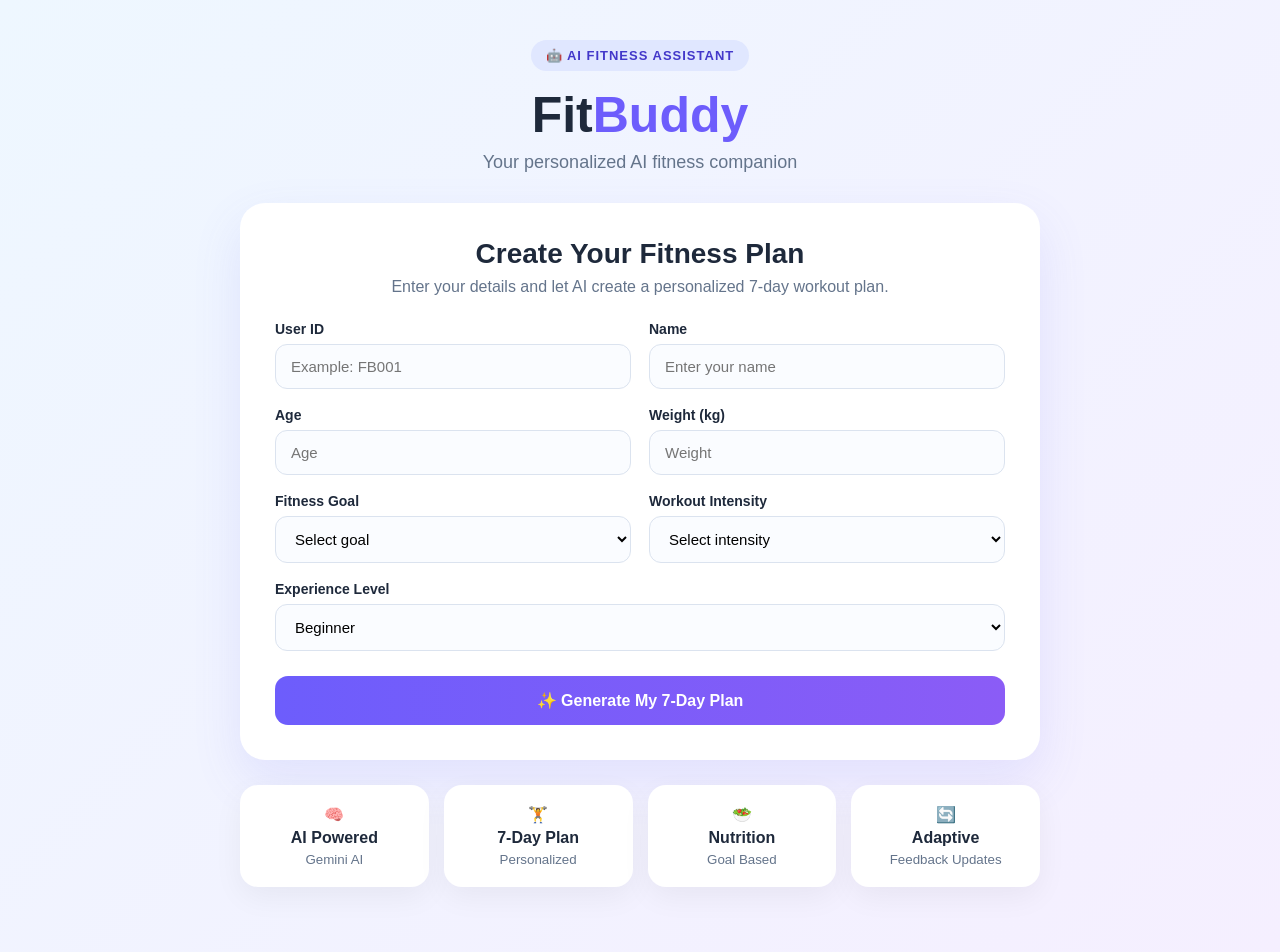
<file: templates/index.html>
<!DOCTYPE html>
<html lang="en">

<head>

    <meta charset="UTF-8">

    <meta
        name="viewport"
        content="width=device-width, initial-scale=1.0"
    >

    <title>FitBuddy - AI Fitness Planner</title>

    <link
        rel="stylesheet"
        href="/static/style.css"
    >

</head>

<body>

<div class="page">

    <div class="hero">

        <div class="badge">
            🤖 AI FITNESS ASSISTANT
        </div>

        <h1>
            Fit<span>Buddy</span>
        </h1>

        <p class="subtitle">
            Your personalized AI fitness companion
        </p>


        <div class="card">

            <h2>
                Create Your Fitness Plan
            </h2>

            <p class="description">
                Enter your details and let AI create
                a personalized 7-day workout plan.
            </p>


            <form
                action="/generate-workout"
                method="post"
            >

                <div class="grid">


                    <div class="field">

                        <label>
                            User ID
                        </label>

                        <input
                            type="text"
                            name="user_id"
                            placeholder="Example: FB001"
                            required
                        >

                    </div>


                    <div class="field">

                        <label>
                            Name
                        </label>

                        <input
                            type="text"
                            name="name"
                            placeholder="Enter your name"
                            required
                        >

                    </div>


                    <div class="field">

                        <label>
                            Age
                        </label>

                        <input
                            type="number"
                            name="age"
                            min="13"
                            max="100"
                            placeholder="Age"
                            required
                        >

                    </div>


                    <div class="field">

                        <label>
                            Weight (kg)
                        </label>

                        <input
                            type="number"
                            name="weight"
                            min="20"
                            max="300"
                            step="0.1"
                            placeholder="Weight"
                            required
                        >

                    </div>


                    <div class="field">

                        <label>
                            Fitness Goal
                        </label>

                        <select
                            name="goal"
                            required
                        >

                            <option value="">
                                Select goal
                            </option>

                            <option value="Weight Loss">
                                Weight Loss
                            </option>

                            <option value="Muscle Gain">
                                Muscle Gain
                            </option>

                            <option value="General Wellness">
                                General Wellness
                            </option>

                            <option value="Flexibility">
                                Flexibility
                            </option>

                        </select>

                    </div>


                    <div class="field">

                        <label>
                            Workout Intensity
                        </label>

                        <select
                            name="intensity"
                            required
                        >

                            <option value="">
                                Select intensity
                            </option>

                            <option value="Low">
                                Low
                            </option>

                            <option value="Medium">
                                Medium
                            </option>

                            <option value="High">
                                High
                            </option>

                        </select>

                    </div>


                    <div class="field full">

                        <label>
                            Experience Level
                        </label>

                        <select
                            name="experience"
                        >

                            <option value="Beginner">
                                Beginner
                            </option>

                            <option value="Intermediate">
                                Intermediate
                            </option>

                            <option value="Advanced">
                                Advanced
                            </option>

                        </select>

                    </div>

                </div>


                <button
                    type="submit"
                    class="primary-btn"
                >

                    ✨ Generate My 7-Day Plan

                </button>

            </form>

        </div>


        <div class="features">


            <div>

                🧠

                <strong>
                    AI Powered
                </strong>

                <small>
                    Gemini AI
                </small>

            </div>


            <div>

                🏋️

                <strong>
                    7-Day Plan
                </strong>

                <small>
                    Personalized
                </small>

            </div>


            <div>

                🥗

                <strong>
                    Nutrition
                </strong>

                <small>
                    Goal Based
                </small>

            </div>


            <div>

                🔄

                <strong>
                    Adaptive
                </strong>

                <small>
                    Feedback Updates
                </small>

            </div>


        </div>

    </div>

</div>

</body>

</html>
</file>
<file: static/style.css>
* {
    box-sizing: border-box;
    margin: 0;
    padding: 0;
}

body {
    font-family: Arial, Helvetica, sans-serif;
    background: linear-gradient(135deg, #eef7ff, #f5efff);
    color: #1e293b;
    min-height: 100vh;
}

.page {
    min-height: 100vh;
    padding: 40px 20px;
}

.hero,
.result-container,
.admin-container {
    width: 100%;
    max-width: 1150px;
    margin: auto;
}

.hero {
    text-align: center;
}

.badge {
    display: inline-block;
    padding: 8px 15px;
    border-radius: 30px;
    background: #e0e7ff;
    color: #4338ca;
    font-size: 13px;
    font-weight: bold;
    letter-spacing: 1px;
    margin-bottom: 15px;
}

h1 {
    font-size: 50px;
    margin-bottom: 8px;
}

h1 span {
    color: #6d5dfc;
}

.subtitle {
    font-size: 18px;
    color: #64748b;
    margin-bottom: 30px;
}

.card {
    background: white;
    max-width: 800px;
    margin: auto;
    padding: 35px;
    border-radius: 25px;
    box-shadow: 0 20px 50px rgba(99, 102, 241, 0.12);
}

.card h2 {
    font-size: 28px;
    margin-bottom: 8px;
}

.description {
    color: #64748b;
    margin-bottom: 25px;
}

.grid {
    display: grid;
    grid-template-columns: repeat(2, 1fr);
    gap: 18px;
    text-align: left;
}

.field {
    display: flex;
    flex-direction: column;
    gap: 7px;
}

.field.full {
    grid-column: 1 / -1;
}

label {
    font-size: 14px;
    font-weight: bold;
}

input,
select,
textarea {
    width: 100%;
    padding: 13px 15px;
    border: 1px solid #dbe3ef;
    border-radius: 12px;
    font-size: 15px;
    outline: none;
    background: #fafcff;
}

input:focus,
select:focus,
textarea:focus {
    border-color: #7c6cf6;
    box-shadow: 0 0 0 3px rgba(124, 108, 246, 0.12);
}

.primary-btn {
    width: 100%;
    margin-top: 25px;
    padding: 15px;
    border: none;
    border-radius: 13px;
    background: linear-gradient(90deg, #6d5dfc, #8b5cf6);
    color: white;
    font-size: 16px;
    font-weight: bold;
    cursor: pointer;
}

.primary-btn:hover {
    transform: translateY(-1px);
    box-shadow: 0 10px 25px rgba(109, 93, 252, 0.25);
}

.features {
    display: grid;
    grid-template-columns: repeat(4, 1fr);
    max-width: 800px;
    margin: 25px auto;
    gap: 15px;
}

.features div {
    background: white;
    padding: 20px;
    border-radius: 18px;
    box-shadow: 0 10px 30px rgba(0, 0, 0, 0.05);
}

.features strong,
.features small {
    display: block;
    margin-top: 5px;
}

.features small {
    color: #64748b;
}

.back {
    display: inline-block;
    margin-bottom: 25px;
    color: #5b4ee8;
    text-decoration: none;
    font-weight: bold;
}

.result-header {
    text-align: center;
    margin-bottom: 30px;
}

.result-header h1 {
    font-size: 42px;
}

.profile-grid {
    display: grid;
    grid-template-columns: repeat(3, 1fr);
    gap: 15px;
    margin-bottom: 25px;
}

.profile-box {
    background: white;
    padding: 20px;
    border-radius: 16px;
    box-shadow: 0 8px 25px rgba(0, 0, 0, 0.05);
}

.profile-box span {
    display: block;
    font-size: 12px;
    color: #64748b;
    margin-bottom: 7px;
}

.profile-box strong {
    font-size: 17px;
}

.result-card {
    background: white;
    border-radius: 20px;
    padding: 30px;
    margin-bottom: 22px;
    box-shadow: 0 10px 30px rgba(0, 0, 0, 0.06);
}

.section-title {
    display: flex;
    align-items: center;
    gap: 15px;
    margin-bottom: 20px;
}

.section-title h2 {
    font-size: 23px;
}

.section-title p {
    color: #64748b;
    margin-top: 4px;
}

.icon {
    width: 50px;
    height: 50px;
    display: flex;
    align-items: center;
    justify-content: center;
    background: #eef2ff;
    border-radius: 15px;
    font-size: 24px;
}

.plan {
    white-space: pre-wrap;
    line-height: 1.7;
    font-family: Arial, sans-serif;
    background: #f8fafc;
    padding: 22px;
    border-radius: 15px;
    overflow-x: auto;
}

.tip {
    padding: 20px;
    background: #f0fdf4;
    border-left: 5px solid #22c55e;
    border-radius: 10px;
    line-height: 1.6;
}

.updated {
    border: 2px solid #8b5cf6;
}

textarea {
    min-height: 130px;
    resize: vertical;
}

.success {
    padding: 15px 20px;
    background: #dcfce7;
    color: #166534;
    border-radius: 12px;
    margin-bottom: 20px;
    font-weight: bold;
}

.disclaimer {
    padding: 20px;
    background: #fff7ed;
    border-radius: 15px;
    color: #7c2d12;
    line-height: 1.6;
}

.table-wrapper {
    overflow-x: auto;
    background: white;
    border-radius: 20px;
    padding: 10px;
    box-shadow: 0 10px 30px rgba(0, 0, 0, 0.06);
}

table {
    width: 100%;
    border-collapse: collapse;
    min-width: 1100px;
}

th,
td {
    padding: 15px;
    border-bottom: 1px solid #e5e7eb;
    text-align: left;
    vertical-align: top;
}

th {
    background: #f1f5f9;
    font-size: 14px;
}

td {
    font-size: 14px;
}

details {
    max-width: 300px;
}

details pre {
    white-space: pre-wrap;
    margin-top: 10px;
    background: #f8fafc;
    padding: 10px;
    border-radius: 8px;
}

.empty {
    background: white;
    padding: 40px;
    text-align: center;
    border-radius: 20px;
}

@media (max-width: 700px) {

    .grid {
        grid-template-columns: 1fr;
    }

    .field.full {
        grid-column: auto;
    }

    .features {
        grid-template-columns: repeat(2, 1fr);
    }

    .profile-grid {
        grid-template-columns: 1fr 1fr;
    }

    h1 {
        font-size: 40px;
    }
}

@media (max-width: 450px) {

    .features {
        grid-template-columns: 1fr;
    }

    .profile-grid {
        grid-template-columns: 1fr;
    }

    .card {
        padding: 22px;
    }
}
</file>
